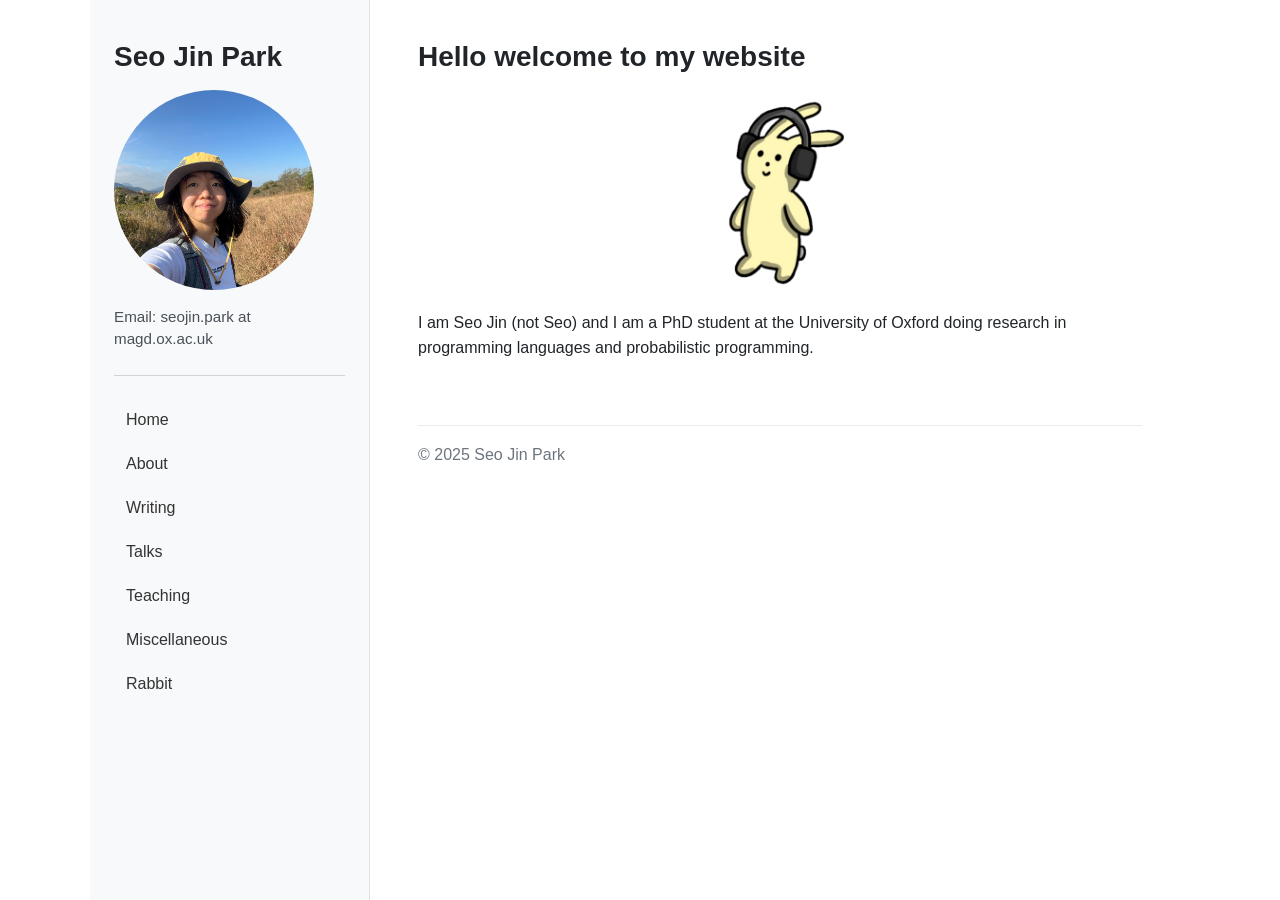
<file: index.html>
<!DOCTYPE html>
<html lang="en" dir="ltr">
    <head>
        <meta charset="utf-8">
        <meta name="viewport" content="width=device-width, initial-scale=1">
        <link href="https://cdn.jsdelivr.net/npm/bootstrap@5.1.3/dist/css/bootstrap.min.css" rel="stylesheet">
        <script src="https://cdn.jsdelivr.net/npm/bootstrap@5.1.3/dist/js/bootstrap.bundle.min.js"></script>
        <!-- Standard Favicon (Browser Tabs) -->
        <link rel="icon" type="image/png" href="favicon1.png">
        <title>Seo Jin Park</title>
        <meta name="google-site-verification" content="sDeYy9p9vc_cwOv38w6abK2fDcySjNankZboPrDuh5E" />
        <link rel="stylesheet" href="style.css">
    </head>
    <body>
        <!-- 1. Enclose everything in layout-container (Controls side margins and centering) -->
        <div class="layout-container">
            
            <!-- Left Sidebar -->
            <nav class="sidebar">
                <div class="profile-section">
                    <h1>Seo Jin Park</h1>
                    <img src="images/profile.jpeg" alt="Seo Jin Park" class="profile-img">
                    <p>Email: seojin.park at magd.ox.ac.uk</p>
                </div>

                <hr>

                <ul class="nav flex-column sidebar-nav">
                    <li class="nav-item"><a class="nav-link" href="index.html">Home</a></li>
                    <li class="nav-item"><a class="nav-link" href="about.html">About</a></li>
                    <li class="nav-item"><a class="nav-link" href="writing.html">Writing</a></li>
                    <li class="nav-item"><a class="nav-link" href="talks.html">Talks</a></li>
                    <li class="nav-item"><a class="nav-link" href="teaching.html">Teaching</a></li>
                    <li class="nav-item"><a class="nav-link" href="misc.html">Miscellaneous</a></li>
                    <li class="nav-item"><a class="nav-link" href="rabbit.html">Rabbit</a></li>
                </ul>
            </nav>

            <!-- Main Content Area -->
            <main class="main-content">
                <h2>Hello welcome to my website</h2>
                <img src="parkrabbit.png" alt="" class="profile-img mx-auto">
                <p>I am Seo Jin (not Seo) and I am a PhD student at the University of Oxford doing research in programming languages and probabilistic programming.</p>

                <footer>
                    <p class="copyright">© 2025 Seo Jin Park</p>
                </footer>
            </main>

        </div>
    </body>
</html>
</file>
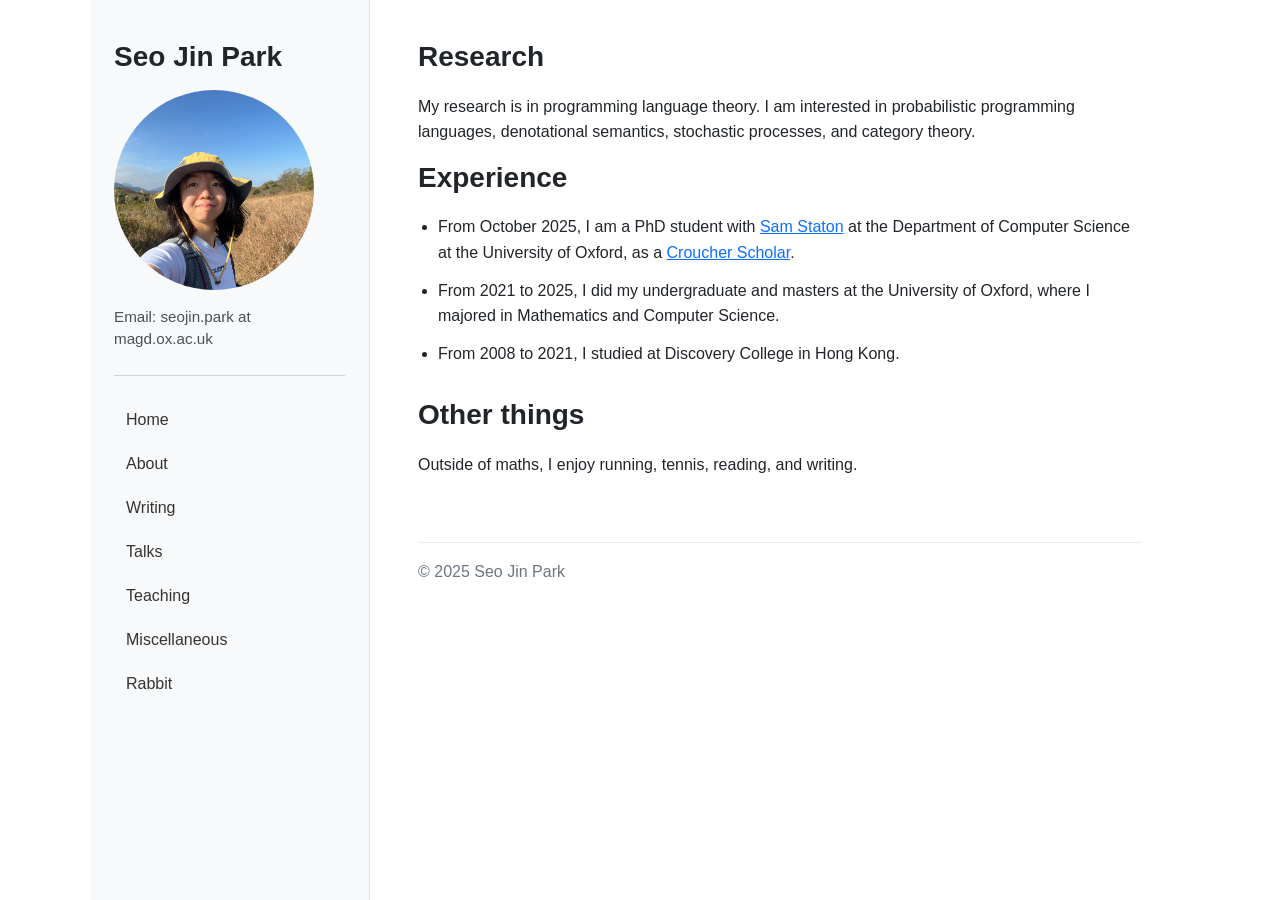
<file: about.html>
<!DOCTYPE html>
<html lang="en" dir="ltr">
    <head>
        <meta charset="utf-8">
        <meta name="viewport" content="width=device-width, initial-scale=1">
        <link href="https://cdn.jsdelivr.net/npm/bootstrap@5.1.3/dist/css/bootstrap.min.css" rel="stylesheet">
        <script src="https://cdn.jsdelivr.net/npm/bootstrap@5.1.3/dist/js/bootstrap.bundle.min.js"></script>
        <!-- Standard Favicon (Browser Tabs) -->
        <link rel="icon" type="image/png" href="favicon1.png">
        <title>Seo Jin Park</title>
        <meta name="google-site-verification" content="sDeYy9p9vc_cwOv38w6abK2fDcySjNankZboPrDuh5E" />
        <link rel="stylesheet" href="style.css">
    </head>
    <body>
        <!-- 1. Enclose everything in layout-container (Controls side margins and centering) -->
        <div class="layout-container">
            
            <!-- Left Sidebar -->
            <nav class="sidebar">
                <div class="profile-section">
                    <h1>Seo Jin Park</h1>
                    <img src="images/profile.jpeg" alt="Seo Jin Park" class="profile-img">
                    <p>Email: seojin.park at magd.ox.ac.uk</p>
                </div>

                <hr>

                <ul class="nav flex-column sidebar-nav">
                    <li class="nav-item"><a class="nav-link" href="index.html">Home</a></li>
                    <li class="nav-item"><a class="nav-link" href="about.html">About</a></li>
                    <li class="nav-item"><a class="nav-link" href="writing.html">Writing</a></li>
                    <li class="nav-item"><a class="nav-link" href="talks.html">Talks</a></li>
                    <li class="nav-item"><a class="nav-link" href="teaching.html">Teaching</a></li>
                    <li class="nav-item"><a class="nav-link" href="misc.html">Miscellaneous</a></li>
                    <li class="nav-item"><a class="nav-link" href="rabbit.html">Rabbit</a></li>
                </ul>
            </nav>

            <!-- Main Content Area -->
            <main class="main-content">
                <h2>Research</h2>
                <p>My research is in programming language theory. I am interested in probabilistic programming languages, denotational semantics, stochastic processes, and category theory.</p>

                <h2>Experience</h2>
                <ul>
                    <li>From October 2025, I am a PhD student with <a href="https://www.cs.ox.ac.uk/people/samuel.staton/main.html">Sam Staton</a> at the Department of Computer Science at the University of Oxford, as a <a href="https://croucher.org.hk/en/fellows-and-scholars/seo-jin-park">Croucher Scholar</a>.</li>
                    <li>From 2021 to 2025, I did my undergraduate and masters at the University of Oxford, where I majored in Mathematics and Computer Science.</li>
                    <li>From 2008 to 2021, I studied at Discovery College in Hong Kong.</li>
                </ul>

                <h2>Other things</h2>
                <p>Outside of maths, I enjoy running, tennis, reading, and writing.</p>

                <footer>
                    <p class="copyright">© 2025 Seo Jin Park</p>
                </footer>
            </main>

        </div>
    </body>
</html>
</file>
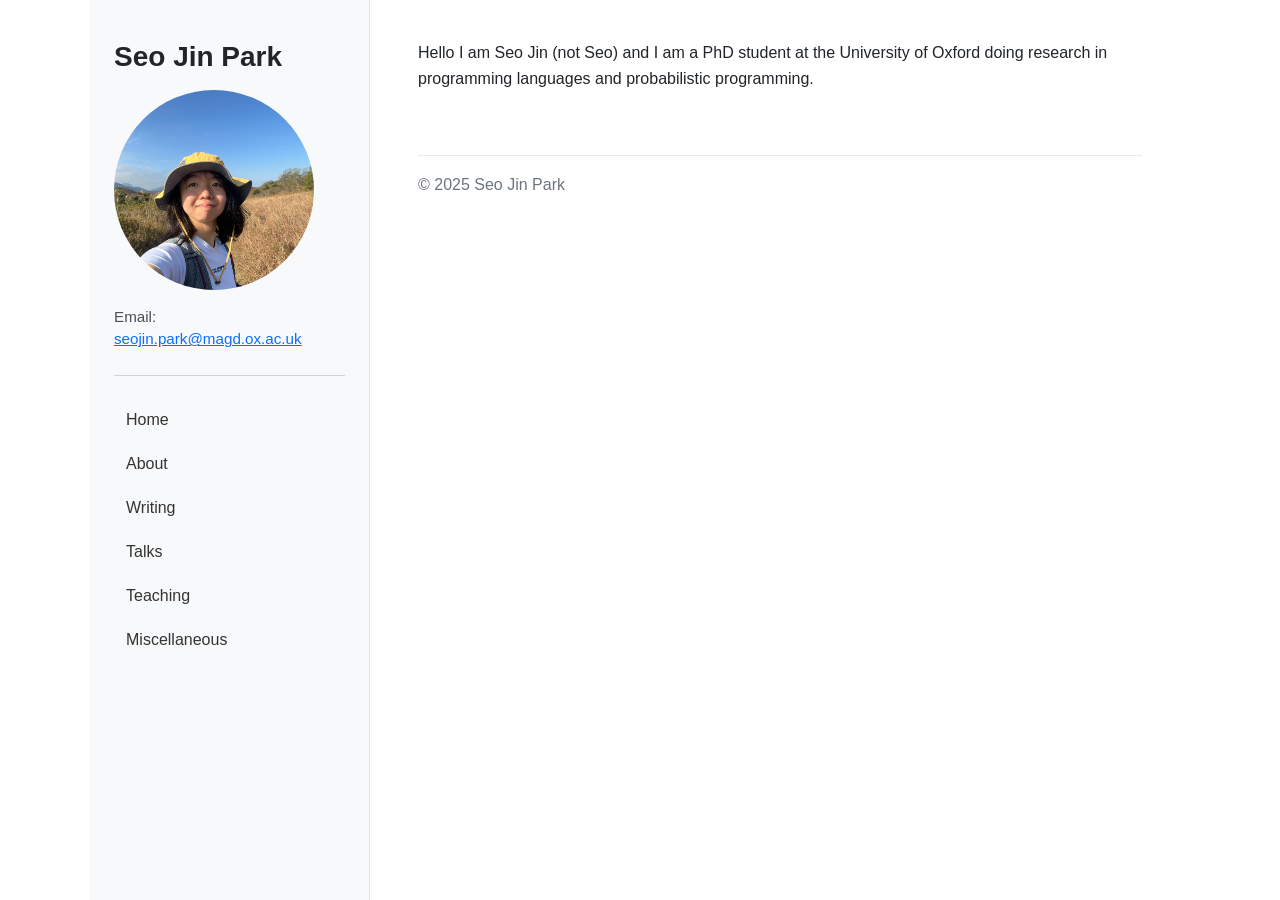
<file: home.html>
<!DOCTYPE html>
<html lang="en" dir="ltr">
    <head>
        <meta charset="utf-8">
        <meta name="viewport" content="width=device-width, initial-scale=1">
        <link href="https://cdn.jsdelivr.net/npm/bootstrap@5.1.3/dist/css/bootstrap.min.css" rel="stylesheet">
        <script src="https://cdn.jsdelivr.net/npm/bootstrap@5.1.3/dist/js/bootstrap.bundle.min.js"></script>
        <title>Seo Jin Park</title>
        <meta name="google-site-verification" content="sDeYy9p9vc_cwOv38w6abK2fDcySjNankZboPrDuh5E" />
        <link rel="stylesheet" href="style.css">
    </head>
    <body>
        <!-- 1. Enclose everything in layout-container (Controls side margins and centering) -->
        <div class="layout-container">
            
            <!-- Left Sidebar -->
            <nav class="sidebar">
                <div class="profile-section">
                    <h1>Seo Jin Park</h1>
                    <img src="images/profile.jpeg" alt="Seo Jin Park" class="profile-img">
                    <p>Email: <a href="mailto:seojin.park@magd.ox.ac.uk">seojin.park@magd.ox.ac.uk</a></p>
                </div>

                <hr>

                <ul class="nav flex-column sidebar-nav">
                    <li class="nav-item"><a class="nav-link" href="home.html">Home</a></li>
                    <li class="nav-item"><a class="nav-link" href="about.html">About</a></li>
                    <li class="nav-item"><a class="nav-link" href="writing.html">Writing</a></li>
                    <li class="nav-item"><a class="nav-link" href="talks.html">Talks</a></li>
                    <li class="nav-item"><a class="nav-link" href="teaching.html">Teaching</a></li>
                    <li class="nav-item"><a class="nav-link" href="misc.html">Miscellaneous</a></li>
                </ul>
            </nav>

            <!-- Main Content Area -->
            <main class="main-content">
                <p>Hello I am Seo Jin (not Seo) and I am a PhD student at the University of Oxford doing research in programming languages and probabilistic programming.</p>

                <footer>
                    <p class="copyright">© 2025 Seo Jin Park</p>
                </footer>
            </main>

        </div>
    </body>
</html>
</file>
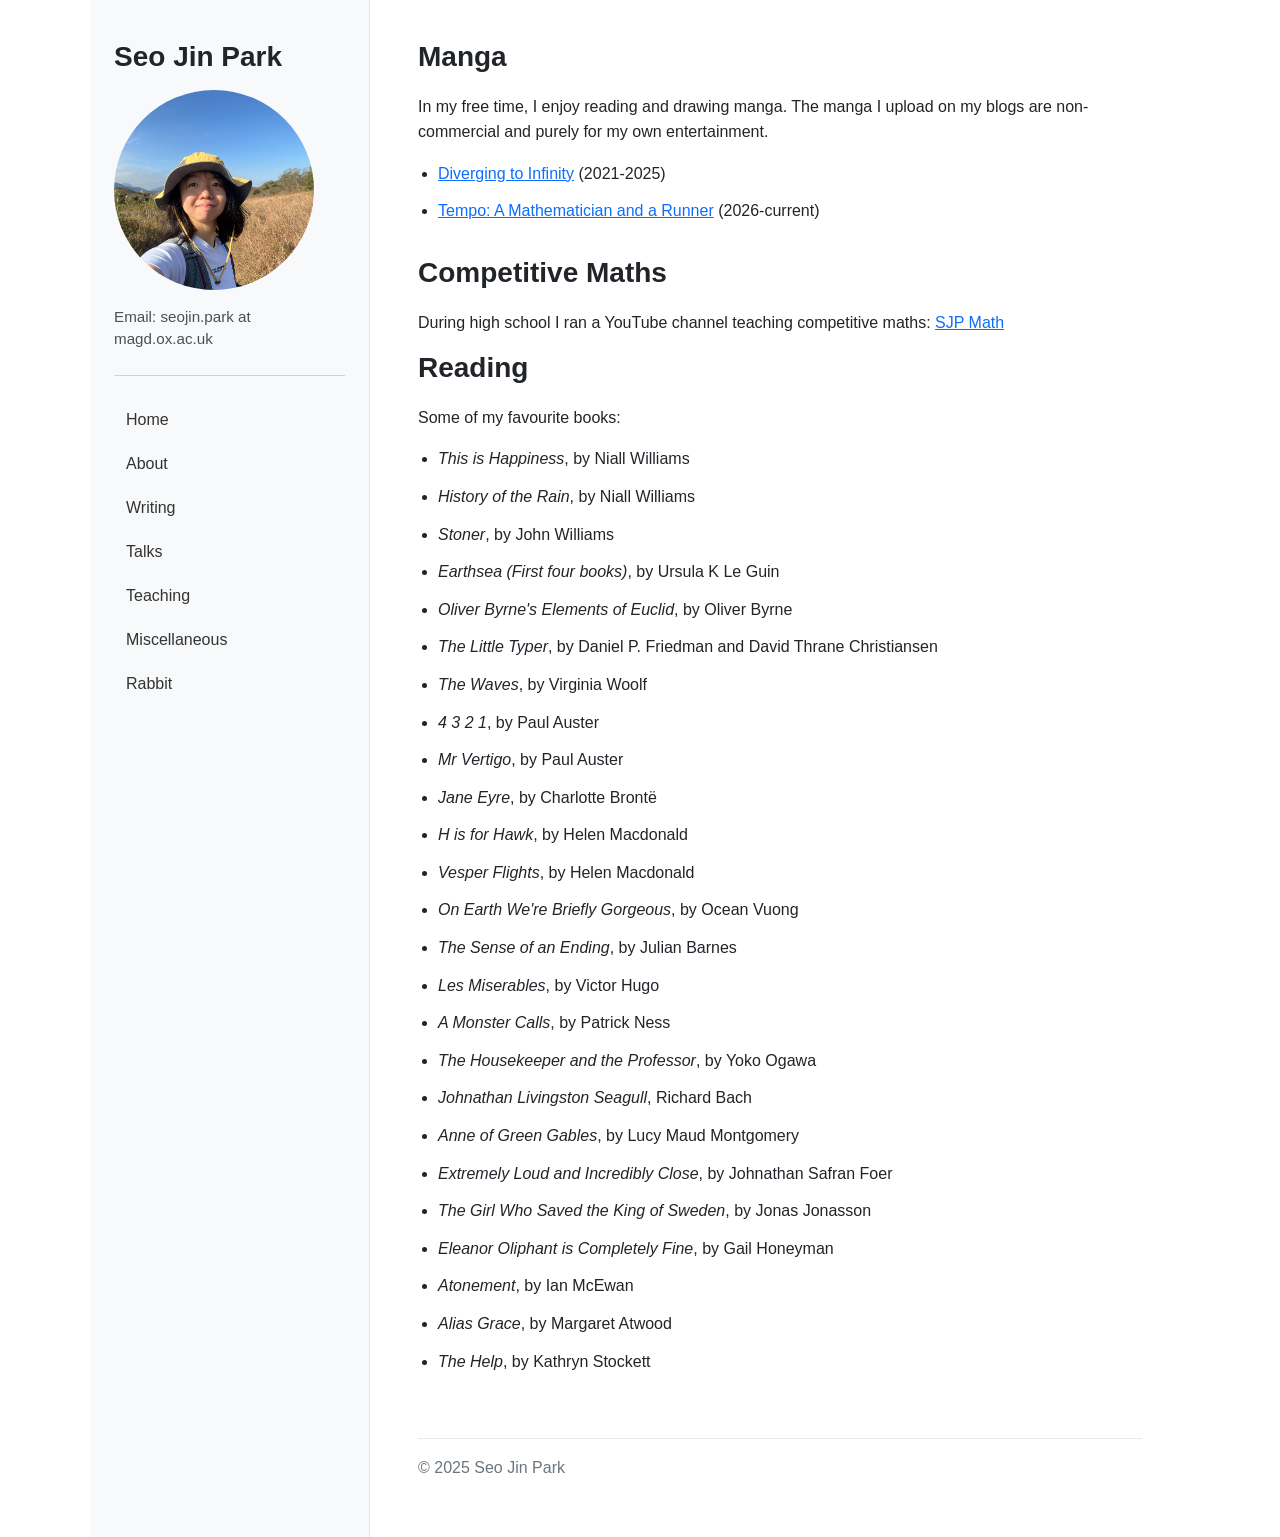
<file: misc.html>
<!DOCTYPE html>
<html lang="en" dir="ltr">
    <head>
        <meta charset="utf-8">
        <meta name="viewport" content="width=device-width, initial-scale=1">
        <link href="https://cdn.jsdelivr.net/npm/bootstrap@5.1.3/dist/css/bootstrap.min.css" rel="stylesheet">
        <script src="https://cdn.jsdelivr.net/npm/bootstrap@5.1.3/dist/js/bootstrap.bundle.min.js"></script>
        <!-- Standard Favicon (Browser Tabs) -->
        <link rel="icon" type="image/png" href="favicon1.png">
        <title>Seo Jin Park</title>
        <meta name="google-site-verification" content="sDeYy9p9vc_cwOv38w6abK2fDcySjNankZboPrDuh5E" />
        <link rel="stylesheet" href="style.css">
    </head>
    <body>
        <!-- 1. Enclose everything in layout-container (Controls side margins and centering) -->
        <div class="layout-container">
            
            <!-- Left Sidebar -->
            <nav class="sidebar">
                <div class="profile-section">
                    <h1>Seo Jin Park</h1>
                    <img src="images/profile.jpeg" alt="Seo Jin Park" class="profile-img">
                    <p>Email: seojin.park at magd.ox.ac.uk</p>
                </div>

                <hr>

                <ul class="nav flex-column sidebar-nav">
                    <li class="nav-item"><a class="nav-link" href="index.html">Home</a></li>
                    <li class="nav-item"><a class="nav-link" href="about.html">About</a></li>
                    <li class="nav-item"><a class="nav-link" href="writing.html">Writing</a></li>
                    <li class="nav-item"><a class="nav-link" href="talks.html">Talks</a></li>
                    <li class="nav-item"><a class="nav-link" href="teaching.html">Teaching</a></li>
                    <li class="nav-item"><a class="nav-link" href="misc.html">Miscellaneous</a></li>
                    <li class="nav-item"><a class="nav-link" href="rabbit.html">Rabbit</a></li>
                </ul>
            </nav>

            <!-- Main Content Area -->
            <main class="main-content">
                <h2>Manga</h2>
                <p>In my free time, I enjoy reading and drawing manga. The manga I upload on my blogs are non-commercial and purely for my own entertainment.</p>
                <ul>
                    <li><a href="https://divergingtoinfinity.wordpress.com/">Diverging to Infinity</a> (2021-2025)</li>
                    <li><a href="https://tempoamathematicianandarunner.wordpress.com/">Tempo: A Mathematician and a Runner</a> (2026-current)</li>
                </ul>

                <h2>Competitive Maths</h2>
                <p>During high school I ran a YouTube channel teaching competitive maths: <a href="https://www.youtube.com/@sjpmath1249">SJP Math</a></p>

                <h2>Reading</h2>
                <p>Some of my favourite books:</p>
                <ul>
                    <li><i>This is Happiness</i>, by Niall Williams</li>
                    <li><i>History of the Rain</i>, by Niall Williams</li>
                    <li><i>Stoner</i>, by John Williams</li>
                    <li><i>Earthsea (First four books)</i>, by Ursula K Le Guin</li>
                    <li><i>Oliver Byrne's Elements of Euclid</i>, by Oliver Byrne</li>
                    <li><i>The Little Typer</i>, by Daniel P. Friedman and David Thrane Christiansen</li>
                    <li><i>The Waves</i>, by Virginia Woolf</li>
                    <li><i>4 3 2 1</i>, by Paul Auster</li>
                    <li><i>Mr Vertigo</i>, by Paul Auster</li>
                    <li><i>Jane Eyre</i>, by Charlotte Brontë</li>
                    <li><i>H is for Hawk</i>, by Helen Macdonald</li>
                    <li><i>Vesper Flights</i>, by Helen Macdonald</li>
                    <li><i>On Earth We're Briefly Gorgeous</i>, by Ocean Vuong</li>
                    <li><i>The Sense of an Ending</i>, by Julian Barnes</li>
                    <li><i>Les Miserables</i>, by Victor Hugo</li>
                    <li><i>A Monster Calls</i>, by Patrick Ness</li>
                    <li><i>The Housekeeper and the Professor</i>, by Yoko Ogawa</li>
                    <li><i>Johnathan Livingston Seagull</i>, Richard Bach</li>
                    <li><i>Anne of Green Gables</i>, by Lucy Maud Montgomery</li>
                    <li><i>Extremely Loud and Incredibly Close</i>, by Johnathan Safran Foer</li>
                    <li><i>The Girl Who Saved the King of Sweden</i>, by Jonas Jonasson</li>
                    <li><i>Eleanor Oliphant is Completely Fine</i>, by Gail Honeyman</li>
                    <li><i>Atonement</i>, by Ian McEwan</li>
                    <li><i>Alias Grace</i>, by Margaret Atwood</li>
                    <li><i>The Help</i>, by Kathryn Stockett</li>
                </ul>

                <footer>
                    <p class="copyright">© 2025 Seo Jin Park</p>
                </footer>
            </main>

        </div>
    </body>
</html>
</file>
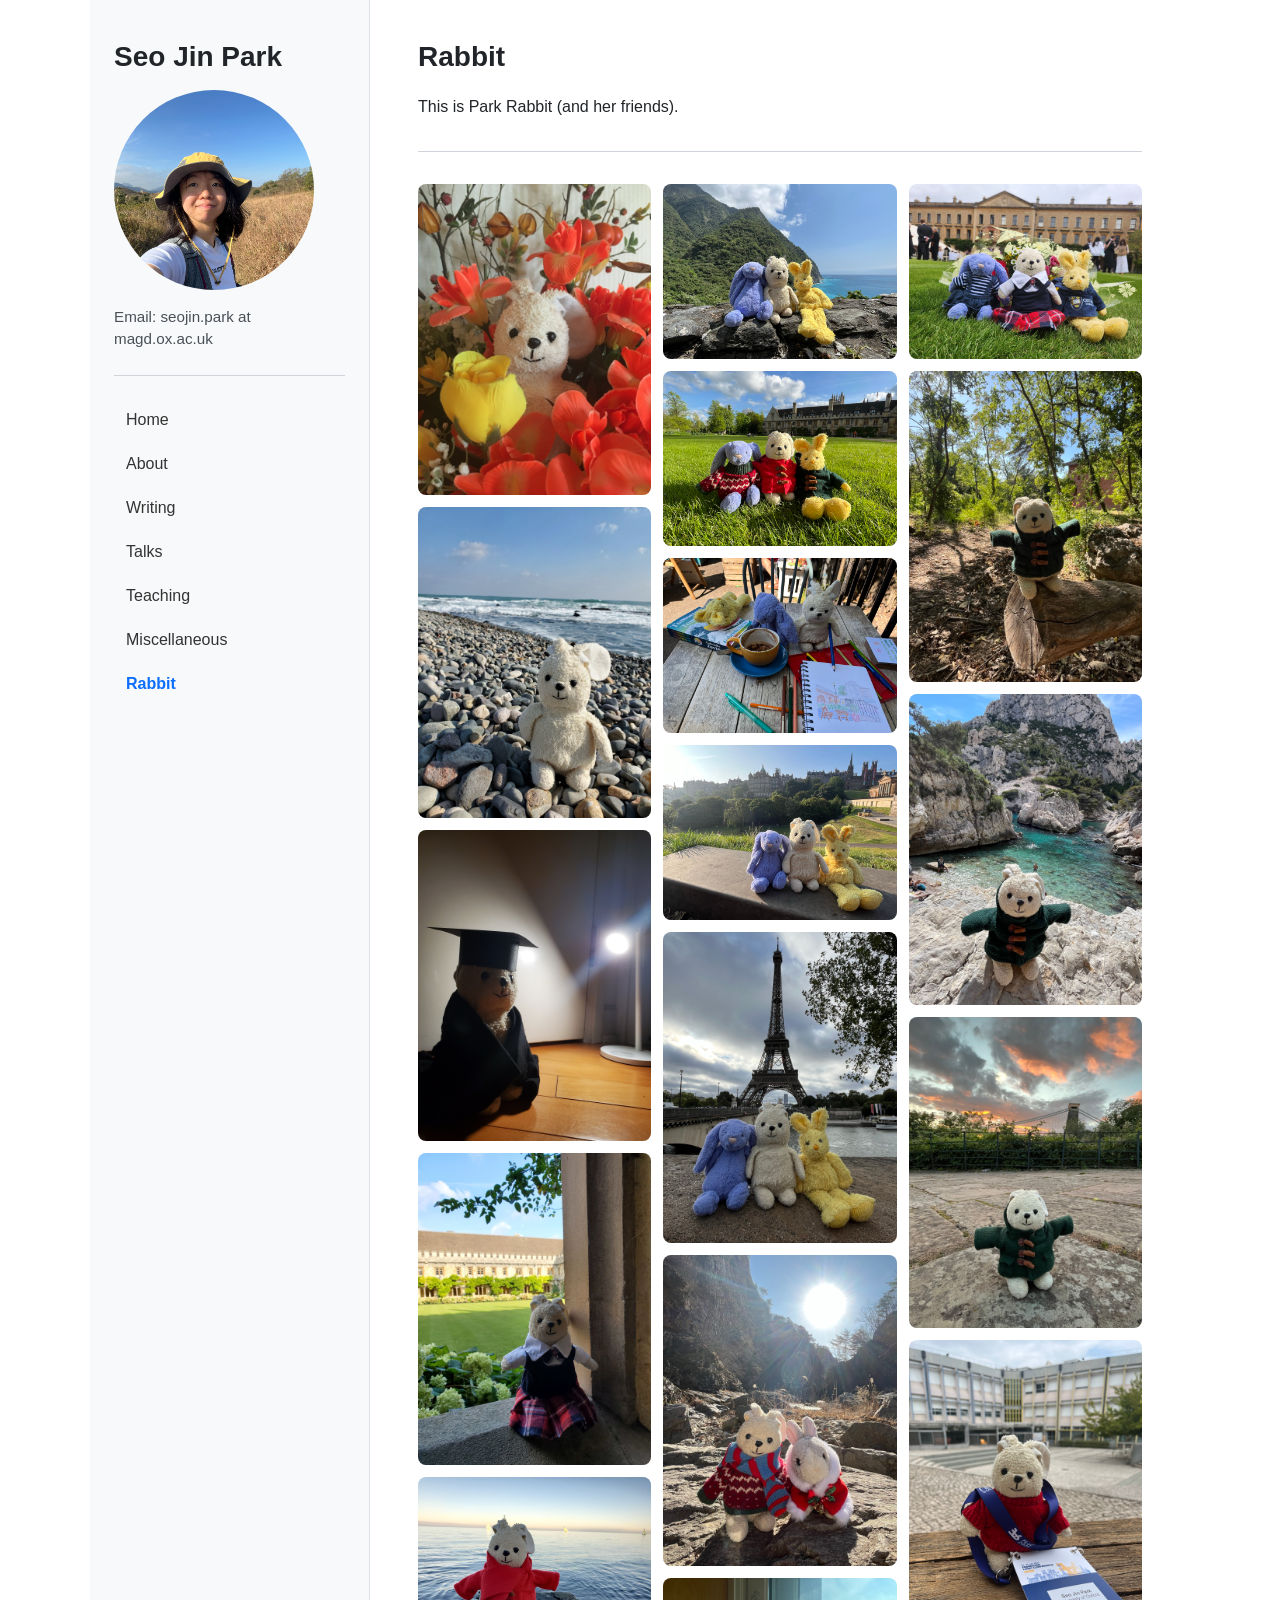
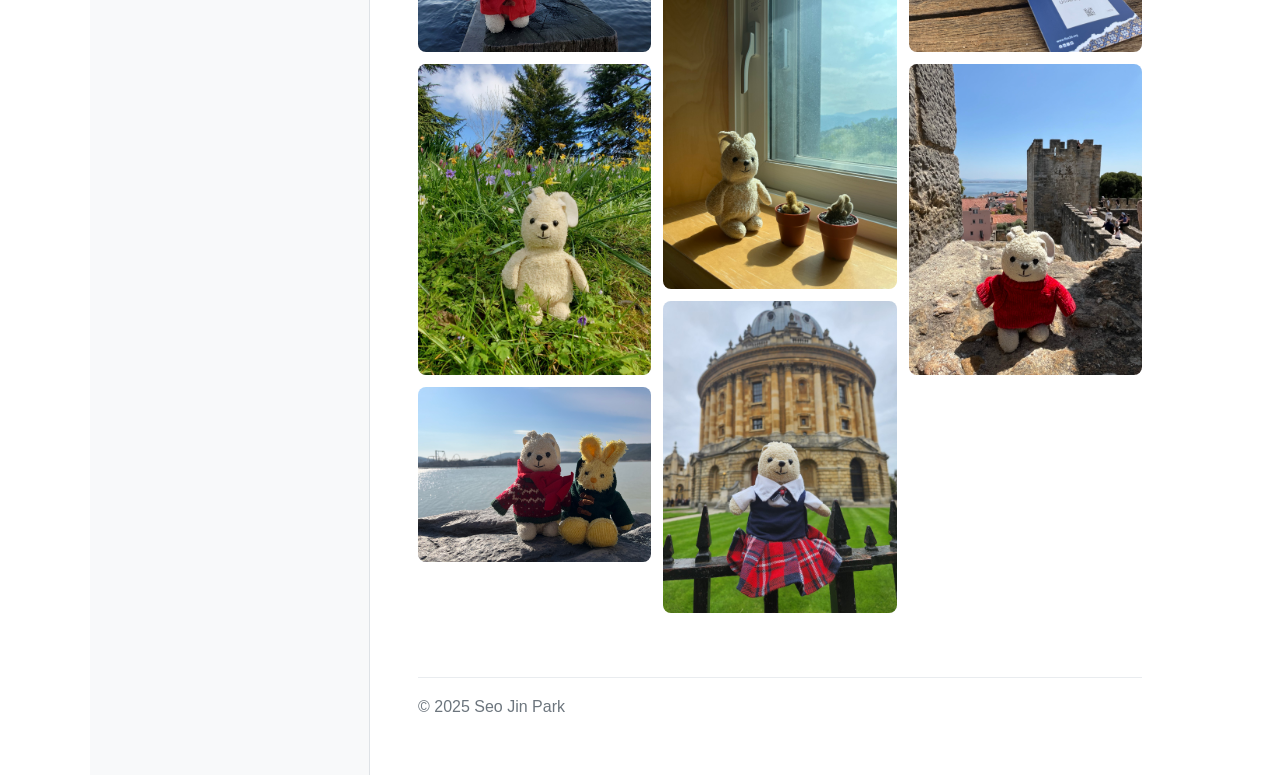
<file: rabbit.html>
<!DOCTYPE html>
<html lang="en" dir="ltr">
    <head>
        <meta charset="utf-8">
        <meta name="viewport" content="width=device-width, initial-scale=1">
        <link href="https://cdn.jsdelivr.net/npm/bootstrap@5.1.3/dist/css/bootstrap.min.css" rel="stylesheet">
        <script src="https://cdn.jsdelivr.net/npm/bootstrap@5.1.3/dist/js/bootstrap.bundle.min.js"></script>
        <link rel="icon" type="image/png" href="favicon1.png">
        <title>Seo Jin Park</title>
        <meta name="google-site-verification" content="sDeYy9p9vc_cwOv38w6abK2fDcySjNankZboPrDuh5E" />
        <link rel="stylesheet" href="style.css">
        <style>
            /* Masonry-style collage: photos keep their own shape */
            .rabbit-collage {
                column-count: 3;
                column-gap: 0.75rem;
            }
            .rabbit-collage a {
                display: block;
                margin-bottom: 0.75rem;
                break-inside: avoid;
                border-radius: 8px;
                overflow: hidden;
            }
            .rabbit-collage img {
                width: 100%;
                height: auto;
                display: block;
                transition: transform 0.25s ease;
            }
            .rabbit-collage a:hover img {
                transform: scale(1.04);
            }
            @media (max-width: 992px) { .rabbit-collage { column-count: 2; } }
            @media (max-width: 480px) { .rabbit-collage { column-count: 1; } }
            .rabbit-divider {
                margin: 2rem 0;
                border-top: 1px solid #ced4da;
                opacity: 1;
            }
        </style>
    </head>
    <body>
        <div class="layout-container">

            <!-- Left Sidebar -->
            <nav class="sidebar">
                <div class="profile-section">
                    <h1>Seo Jin Park</h1>
                    <img src="images/profile.jpeg" alt="Seo Jin Park" class="profile-img">
                    <p>Email: seojin.park at magd.ox.ac.uk</p>
                </div>

                <hr>

                <ul class="nav flex-column sidebar-nav">
                    <li class="nav-item"><a class="nav-link" href="index.html">Home</a></li>
                    <li class="nav-item"><a class="nav-link" href="about.html">About</a></li>
                    <li class="nav-item"><a class="nav-link" href="writing.html">Writing</a></li>
                    <li class="nav-item"><a class="nav-link" href="talks.html">Talks</a></li>
                    <li class="nav-item"><a class="nav-link" href="teaching.html">Teaching</a></li>
                    <li class="nav-item"><a class="nav-link" href="misc.html">Miscellaneous</a></li>
                    <li class="nav-item"><a class="nav-link active" href="rabbit.html">Rabbit</a></li>
                </ul>
            </nav>

            <!-- Main Content Area -->
            <main class="main-content">
                <h2>Rabbit</h2>

                <p>This is Park Rabbit (and her friends).</p>

                <hr class="rabbit-divider">

                <div class="rabbit-collage">
                    <a href="images/rabbit/39531.jpg"><img src="images/rabbit/39531.jpg" alt="Rabbit" loading="lazy"></a>
                    <a href="images/rabbit/20191220_123954.jpg"><img src="images/rabbit/20191220_123954.jpg" alt="Rabbit" loading="lazy"></a>
                    <a href="images/rabbit/20210601_203017.jpg"><img src="images/rabbit/20210601_203017.jpg" alt="Rabbit" loading="lazy"></a>
                    <a href="images/rabbit/20211016_132740.jpg"><img src="images/rabbit/20211016_132740.jpg" alt="Rabbit" loading="lazy"></a>
                    <a href="images/rabbit/20211218_140110.jpg"><img src="images/rabbit/20211218_140110.jpg" alt="Rabbit" loading="lazy"></a>
                    <a href="images/rabbit/20220401_144015.jpg"><img src="images/rabbit/20220401_144015.jpg" alt="Rabbit" loading="lazy"></a>
                    <a href="images/rabbit/IMG_2803.jpg"><img src="images/rabbit/IMG_2803.jpg" alt="Rabbit" loading="lazy"></a>
                    <a href="images/rabbit/IMG_3926.jpg"><img src="images/rabbit/IMG_3926.jpg" alt="Rabbit" loading="lazy"></a>
                    <a href="images/rabbit/IMG_4308.jpg"><img src="images/rabbit/IMG_4308.jpg" alt="Rabbit" loading="lazy"></a>
                    <a href="images/rabbit/IMG_8973.jpg"><img src="images/rabbit/IMG_8973.jpg" alt="Rabbit" loading="lazy"></a>
                    <a href="images/rabbit/IMG_9637.jpg"><img src="images/rabbit/IMG_9637.jpg" alt="Rabbit" loading="lazy"></a>
                    <a href="images/rabbit/IMG_9718.jpg"><img src="images/rabbit/IMG_9718.jpg" alt="Rabbit" loading="lazy"></a>
                    <a href="images/rabbit/IMG_1288.jpg"><img src="images/rabbit/IMG_1288.jpg" alt="Rabbit" loading="lazy"></a>
                    <a href="images/rabbit/IMG_4217.jpg"><img src="images/rabbit/IMG_4217.jpg" alt="Rabbit" loading="lazy"></a>
                    <a href="images/rabbit/IMG_4841.jpg"><img src="images/rabbit/IMG_4841.jpg" alt="Rabbit" loading="lazy"></a>
                    <a href="images/rabbit/IMG_4870.jpg"><img src="images/rabbit/IMG_4870.jpg" alt="Rabbit" loading="lazy"></a>
                    <a href="images/rabbit/IMG_6734.jpg"><img src="images/rabbit/IMG_6734.jpg" alt="Rabbit" loading="lazy"></a>
                    <a href="images/rabbit/IMG_6838.jpg"><img src="images/rabbit/IMG_6838.jpg" alt="Rabbit" loading="lazy"></a>
                    <a href="images/rabbit/IMG_7116.jpg"><img src="images/rabbit/IMG_7116.jpg" alt="Rabbit" loading="lazy"></a>
                    <a href="images/rabbit/IMG_7532.jpg"><img src="images/rabbit/IMG_7532.jpg" alt="Rabbit" loading="lazy"></a>
                    <a href="images/rabbit/IMG_7623.jpg"><img src="images/rabbit/IMG_7623.jpg" alt="Rabbit" loading="lazy"></a>
                </div>

                <footer>
                    <p class="copyright">© 2025 Seo Jin Park</p>
                </footer>
            </main>

        </div>
    </body>
</html>
</file>
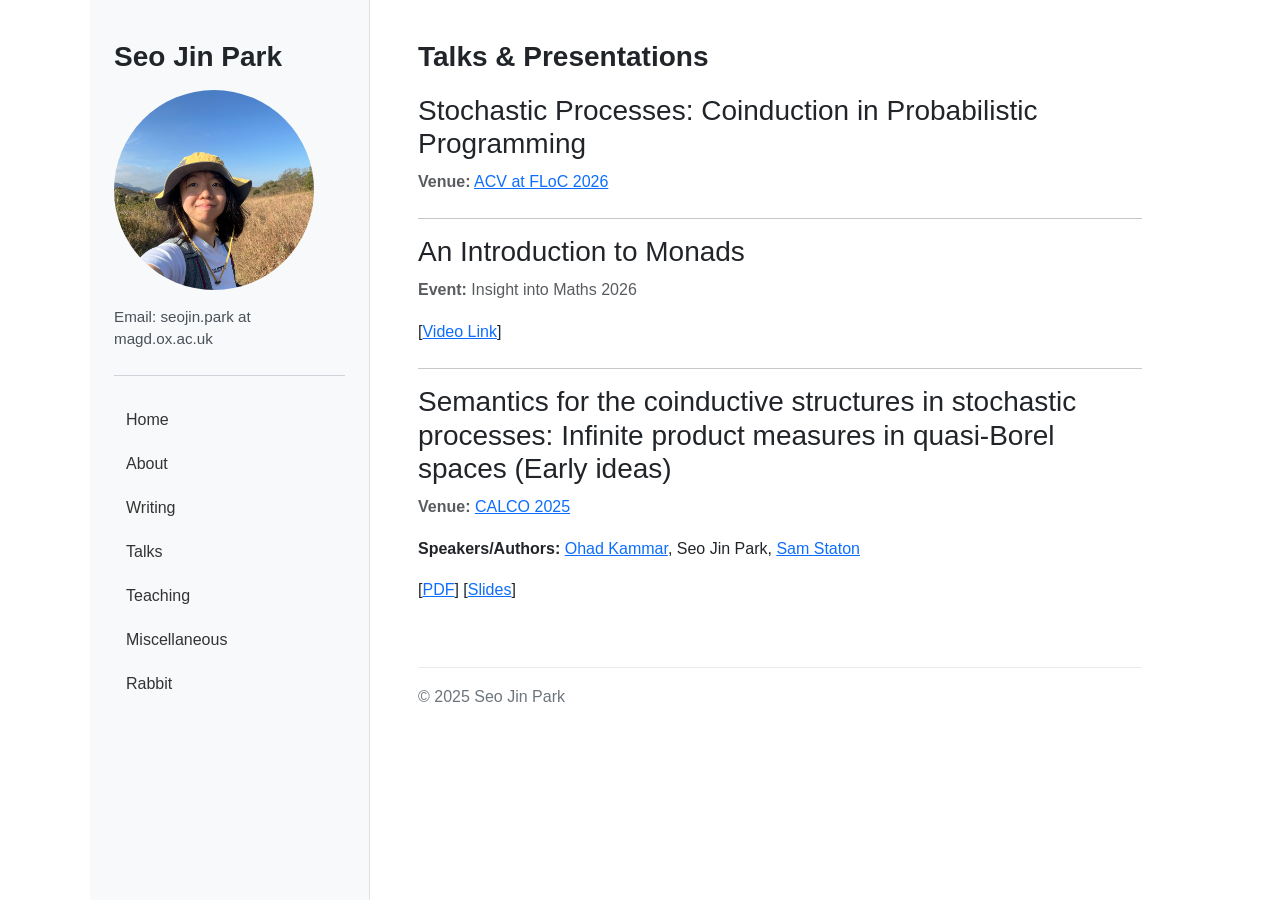
<file: talks.html>
<!DOCTYPE html>
<html lang="en" dir="ltr">
    <head>
        <meta charset="utf-8">
        <meta name="viewport" content="width=device-width, initial-scale=1">
        <link href="https://cdn.jsdelivr.net/npm/bootstrap@5.1.3/dist/css/bootstrap.min.css" rel="stylesheet">
        <script src="https://cdn.jsdelivr.net/npm/bootstrap@5.1.3/dist/js/bootstrap.bundle.min.js"></script>
        <!-- Standard Favicon (Browser Tabs) -->
        <link rel="icon" type="image/png" href="favicon1.png">
        <title>Talks - Seo Jin Park</title>
        <link rel="stylesheet" href="style.css">
    </head>
    <body>
        <div class="layout-container">
            
            <!-- 1. SIDEBAR MUST BE FIRST -->
            <nav class="sidebar">
                <div class="profile-section">
                    <h1>Seo Jin Park</h1>
                    <img src="images/profile.jpeg" alt="Seo Jin Park" class="profile-img">
                    <p>Email: seojin.park at magd.ox.ac.uk</p>
                </div>

                <hr>

                <ul class="nav flex-column sidebar-nav">
                    <li class="nav-item"><a class="nav-link" href="index.html">Home</a></li>
                    <li class="nav-item"><a class="nav-link" href="about.html">About</a></li>
                    <li class="nav-item"><a class="nav-link" href="writing.html">Writing</a></li>
                    <li class="nav-item"><a class="nav-link" href="talks.html">Talks</a></li>
                    <li class="nav-item"><a class="nav-link" href="teaching.html">Teaching</a></li>
                    <li class="nav-item"><a class="nav-link" href="misc.html">Miscellaneous</a></li>
                    <li class="nav-item"><a class="nav-link" href="rabbit.html">Rabbit</a></li>
                </ul>
            </nav>

            <!-- 2. MAIN CONTENT COMES SECOND -->
            <main class="main-content">
                <h2>Talks & Presentations</h2>

                <div class="talk-item mb-4">
                    <h3>Stochastic Processes: Coinduction in Probabilistic Programming</h3>
                    <p class="text-muted"><strong>Venue:</strong> <a href="https://acv-ws.github.io/2026/">ACV at FLoC 2026</a></p>
                </div>

                <hr>

                <div class="talk-item mb-4">
                    <h3>An Introduction to Monads</h3>
                    <p class="text-muted"><strong>Event:</strong> Insight into Maths 2026</p>
                    <p>[<a href="https://www.youtube.com/watch?v=GMJ-UrnAQaE" target="_blank">Video Link</a>]</p>
                </div>

                <hr>

                <div class="talk-item mb-4">
                    <h3>Semantics for the coinductive structures in stochastic processes: Infinite product measures in quasi-Borel spaces (Early ideas)</h3>
                    <p class="text-muted"><strong>Venue:</strong> <a href="https://www.coalg.org/calco-mfps-2025/calco/">CALCO 2025</a></p>
                    <p><strong>Speakers/Authors:</strong> <a href="https://denotational.co.uk/">Ohad Kammar</a>, Seo Jin Park, <a href="https://www.cs.ox.ac.uk/people/samuel.staton/main.html">Sam Staton</a></p>
                    <p>[<a href="files/paper_16.pdf">PDF</a>] [<a href="files/June16_1700_SeojinPark.pdf">Slides</a>]</p>
                </div>

                <footer>
                    <p class="copyright">© 2025 Seo Jin Park</p>
                </footer>
            </main>

        </div>
    </body>
</html>
</file>
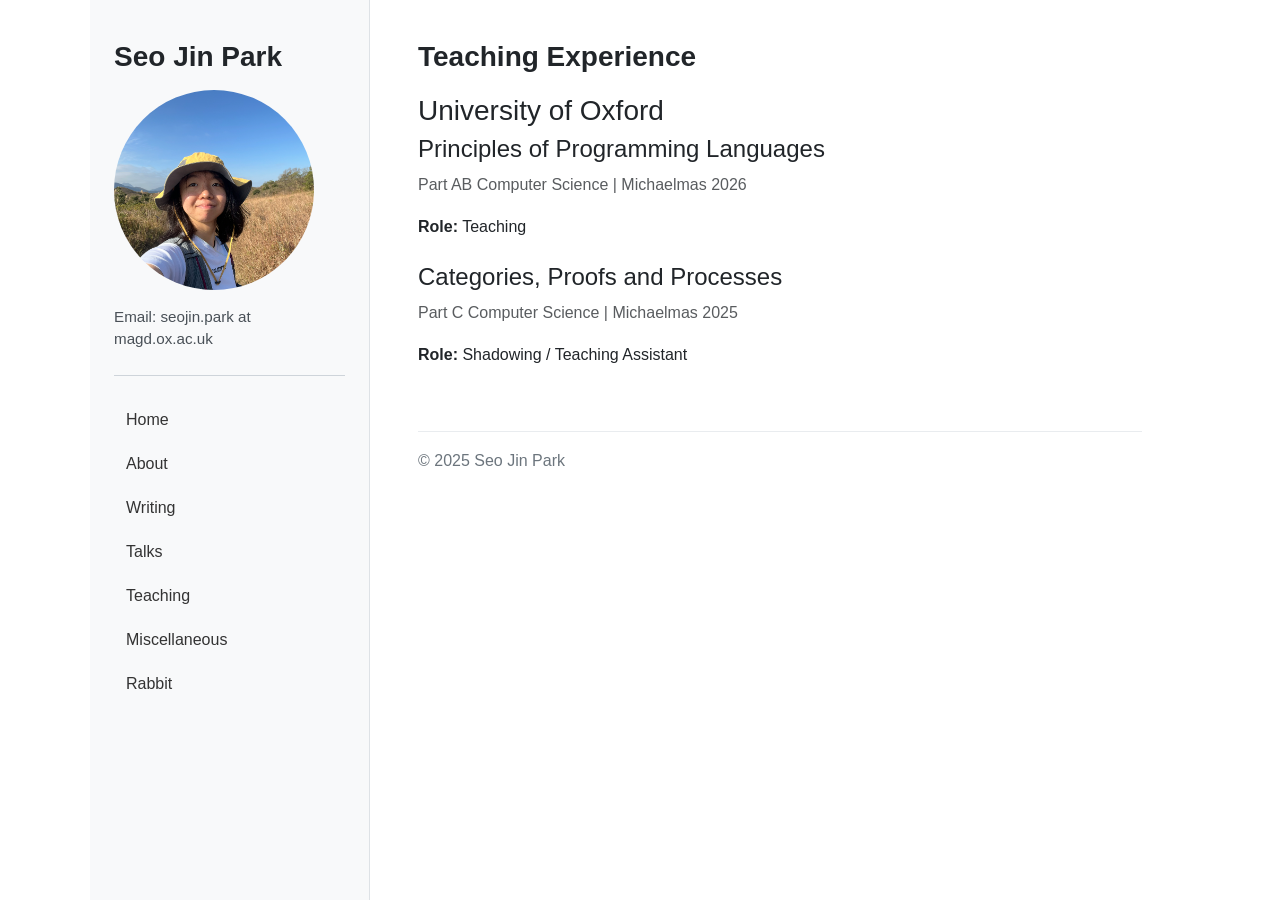
<file: teaching.html>
<!DOCTYPE html>
<html lang="en" dir="ltr">
    <head>
        <meta charset="utf-8">
        <meta name="viewport" content="width=device-width, initial-scale=1">
        <link href="https://cdn.jsdelivr.net/npm/bootstrap@5.1.3/dist/css/bootstrap.min.css" rel="stylesheet">
        <script src="https://cdn.jsdelivr.net/npm/bootstrap@5.1.3/dist/js/bootstrap.bundle.min.js"></script>
        <!-- Standard Favicon (Browser Tabs) -->
        <link rel="icon" type="image/png" href="favicon1.png">
        <title>Teaching - Seo Jin Park</title>
        <link rel="stylesheet" href="style.css">
    </head>
    <body>
        <div class="layout-container">
            
            <!-- Sidebar -->
            <nav class="sidebar">
                <div class="profile-section">
                    <h1>Seo Jin Park</h1>
                    <img src="images/profile.jpeg" alt="Seo Jin Park" class="profile-img">
                    <p>Email: seojin.park at magd.ox.ac.uk</p>
                </div>

                <hr>

                <ul class="nav flex-column sidebar-nav">
                    <li class="nav-item"><a class="nav-link" href="index.html">Home</a></li>
                    <li class="nav-item"><a class="nav-link" href="about.html">About</a></li>
                    <li class="nav-item"><a class="nav-link" href="writing.html">Writing</a></li>
                    <li class="nav-item"><a class="nav-link" href="talks.html">Talks</a></li>
                    <li class="nav-item"><a class="nav-link" href="teaching.html">Teaching</a></li>
                    <li class="nav-item"><a class="nav-link" href="misc.html">Miscellaneous</a></li>
                    <li class="nav-item"><a class="nav-link" href="rabbit.html">Rabbit</a></li>
                </ul>
            </nav>

            <!-- Page Content -->
            <main class="main-content">
                <h2>Teaching Experience</h2>

                <h3>University of Oxford</h3>
                
                <div class="teaching-item mb-4">
                    <h4>Principles of Programming Languages</h4>
                    <p class="text-muted">Part AB Computer Science | Michaelmas 2026</p>
                    <p><strong>Role:</strong> Teaching</p>
                </div>

                <div class="teaching-item mb-4">
                    <h4>Categories, Proofs and Processes</h4>
                    <p class="text-muted">Part C Computer Science | Michaelmas 2025</p>
                    <p><strong>Role:</strong> Shadowing / Teaching Assistant</p>
                </div>

                <footer>
                    <p class="copyright">© 2025 Seo Jin Park</p>
                </footer>
            </main>

        </div>
    </body>
</html>
</file>
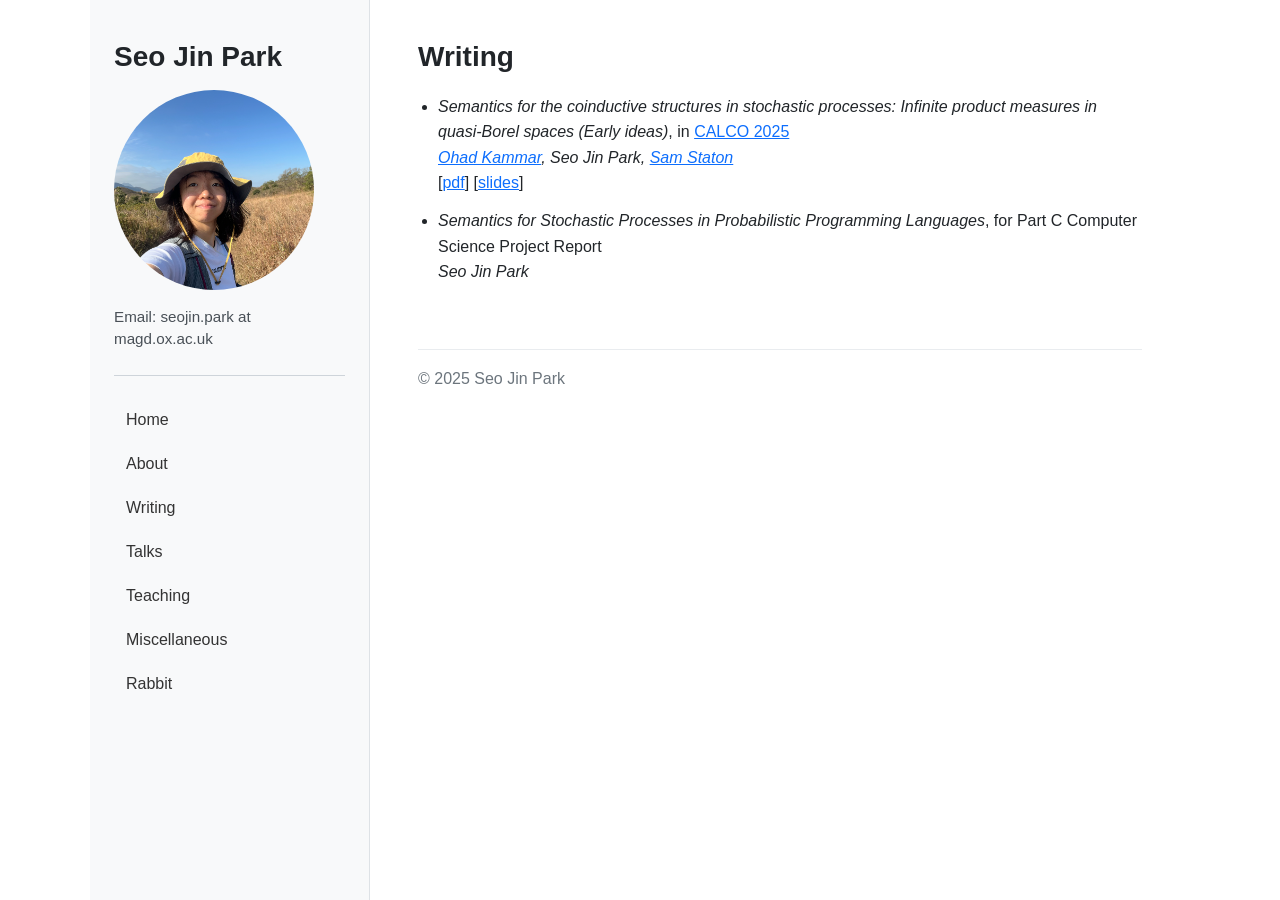
<file: writing.html>
<!DOCTYPE html>
<html lang="en" dir="ltr">
    <head>
        <meta charset="utf-8">
        <meta name="viewport" content="width=device-width, initial-scale=1">
        <link href="https://cdn.jsdelivr.net/npm/bootstrap@5.1.3/dist/css/bootstrap.min.css" rel="stylesheet">
        <script src="https://cdn.jsdelivr.net/npm/bootstrap@5.1.3/dist/js/bootstrap.bundle.min.js"></script>
        <!-- Standard Favicon (Browser Tabs) -->
        <link rel="icon" type="image/png" href="favicon1.png">
        <title>Writing - Seo Jin Park</title>
        <meta name="google-site-verification" content="sDeYy9p9vc_cwOv38w6abK2fDcySjNankZboPrDuh5E" />
        <link rel="stylesheet" href="style.css">
    </head>
    <body>
        <div class="layout-container">
            
            <!-- Left Sidebar -->
            <nav class="sidebar">
                <div class="profile-section">
                    <h1>Seo Jin Park</h1>
                    <img src="images/profile.jpeg" alt="Seo Jin Park" class="profile-img">
                    <p>Email: seojin.park at magd.ox.ac.uk</p>
                </div>

                <hr>

                <ul class="nav flex-column sidebar-nav">
                    <li class="nav-item"><a class="nav-link" href="index.html">Home</a></li>
                    <li class="nav-item"><a class="nav-link" href="about.html">About</a></li>
                    <li class="nav-item"><a class="nav-link" href="writing.html">Writing</a></li>
                    <li class="nav-item"><a class="nav-link" href="talks.html">Talks</a></li>
                    <li class="nav-item"><a class="nav-link" href="teaching.html">Teaching</a></li>
                    <li class="nav-item"><a class="nav-link" href="misc.html">Miscellaneous</a></li>
                    <li class="nav-item"><a class="nav-link" href="rabbit.html">Rabbit</a></li>
                </ul>
            </nav>

            <!-- Main Content Area -->
            <main class="main-content">
                <h2>Writing</h2>
                <ul>
                    <li><i>Semantics for the coinductive structures in stochastic processes: Infinite product measures in quasi-Borel spaces (Early ideas)</i>, in <a href="https://www.coalg.org/calco-mfps-2025/calco/">CALCO 2025</a><br>
                        <i><a href="https://denotational.co.uk/">Ohad Kammar</a>, Seo Jin Park, <a href="https://www.cs.ox.ac.uk/people/samuel.staton/main.html">Sam Staton</a></i> <br>
                        &#091<a href="files/paper_16.pdf">pdf</a>&#093 &#091<a href="files/June16_1700_SeojinPark.pdf">slides</a>&#093
                    </li>
                    <li><i>Semantics for Stochastic Processes in Probabilistic Programming Languages</i>, for Part C Computer Science Project Report<br>
                        <i>Seo Jin Park</i>
                    </li>
                </ul>

                <footer>
                    <p class="copyright">© 2025 Seo Jin Park</p>
                </footer>
            </main>

        </div>
    </body>
</html>
</file>
<file: style.css>
/* ==========================================================================
   Base Page & Layout Setup
   ========================================================================== */

   body {
    margin: 0;
    padding: 0;
    font-family: -apple-system, BlinkMacSystemFont, "Segoe UI", Roboto, "Helvetica Neue", Arial, sans-serif;
    color: #212529;
    background-color: #ffffff;
}

/* Centered container to prevent extreme stretching on large monitors */
.layout-container {
    display: flex;
    max-width: 1100px;
    margin: 0 auto;
    min-height: 100vh;
}

/* ==========================================================================
   Left Sidebar Styling
   ========================================================================== */

.sidebar {
    width: 280px;
    min-width: 280px;
    padding: 2.5rem 1.5rem;
    background-color: #f8f9fa; /* Uniform light grey background */
    border-right: 1px solid #dee2e6;
}

.profile-section h1 {
    font-size: 1.75rem;
    font-weight: 700;
    margin-bottom: 1rem;
}

.profile-img {
  width: 100%;
  max-width: 200px;
  aspect-ratio: 1 / 1;      /* Keeps the image perfectly square */
  object-fit: cover;        /* Prevents image distortion/stretching */
  border-radius: 50%;       /* Makes the square image a perfect circle */
  margin-bottom: 1rem;
  display: block;
}

.profile-section p {
    font-size: 0.95rem;
    margin-bottom: 0.5rem;
    color: #495057;
}

.sidebar hr {
    margin: 1.5rem 0;
    border-top: 1px solid #ced4da;
    opacity: 1;
}

/* Sidebar Navigation Links */
.sidebar-nav {
    padding-left: 0;
    list-style: none;
}

.sidebar-nav .nav-item {
    margin-bottom: 0.25rem;
}

.sidebar-nav .nav-link {
    color: #333333;
    padding: 0.5rem 0.75rem;
    border-radius: 4px;
    text-decoration: none;
    font-weight: 500;
    display: block;
    transition: background-color 0.15s ease-in-out, color 0.15s ease-in-out;
}

.sidebar-nav .nav-link:hover {
    background-color: #e9ecef;
    color: #0d6efd;
}

/* Active link highlighting */
.sidebar-nav .nav-link.active {
    font-weight: 700;
    color: #0d6efd;
    background-color: transparent; /* Set to #e7f1ff if you want a light blue box */
}

/* ==========================================================================
   Main Content Area
   ========================================================================== */

.main-content {
    flex: 1;
    padding: 2.5rem 3rem;
}

.main-content h2 {
    font-size: 1.75rem;
    font-weight: 600;
    margin-top: 0;
    margin-bottom: 1.25rem;
    color: #212529;
}

.main-content p, 
.main-content li {
    font-size: 1rem;
    line-height: 1.6;
}

.main-content ul {
    padding-left: 1.25rem;
    margin-bottom: 2rem;
}

.main-content li {
    margin-bottom: 0.75rem;
}

footer {
    margin-top: 4rem;
    padding-top: 1rem;
    border-top: 1px solid #e9ecef;
    color: #6c757d;
    font-size: 0.875rem;
}

/* ==========================================================================
   Responsive View (Mobile & Tablet)
   ========================================================================== */

@media (max-width: 768px) {
    .layout-container {
        flex-direction: column;
    }
    
    .sidebar {
        width: 100%;
        min-width: auto;
        border-right: none;
        border-bottom: 1px solid #dee2e6;
        padding: 1.5rem;
    }

    .main-content {
        padding: 1.5rem;
    }
}

.circle-icon {
  width: 32px;            /* Set desired icon width */
  height: 32px;           /* Match height for 1:1 square ratio */
  object-fit: cover;      /* Prevents image distortion */
  border-radius: 50%;     /* Cuts out corners into a circle */
}
</file>
